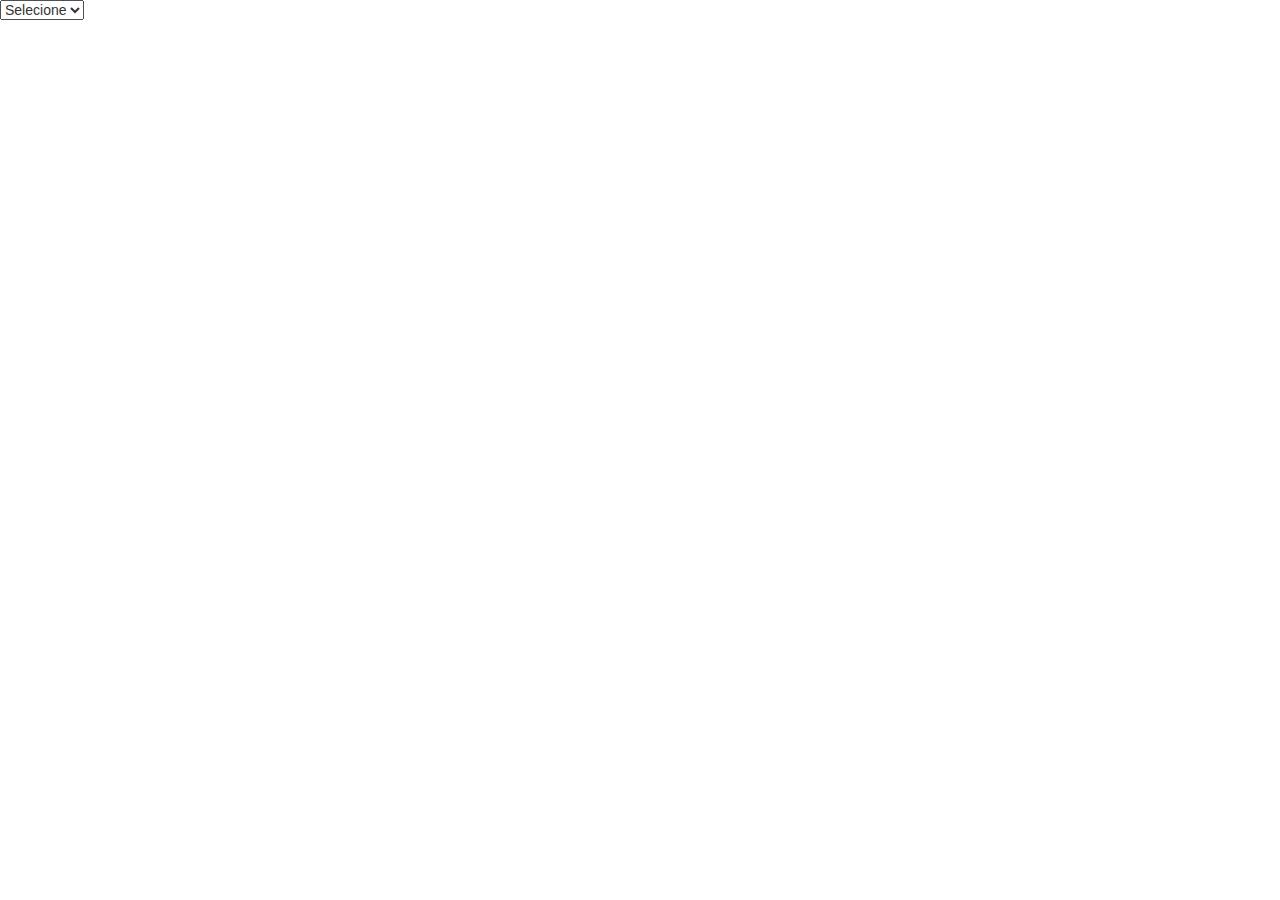
<file: exercicio1/index.html>
<!DOCTYPE html>
<html lang="pt-br">
<head>
    <meta charset="utf-8" />
    <title>exercicio 1</title>

    <link rel="stylesheet" type="text/css" href="lib/bootstrap/css/bootstrap.min.css">
    <link rel="stylesheet" type="text/css" href="css/estilo.css">
    
    <script type="text/javascript" src="lib/jquery-2.2.1.min.js"></script>
</head>
<body>
    <select id="content">
    <option>Selecione</option>	
   
	
    </select>
	 
    <script type="text/javascript" src="js/script.js"></script>
</body>
</html>
</file>
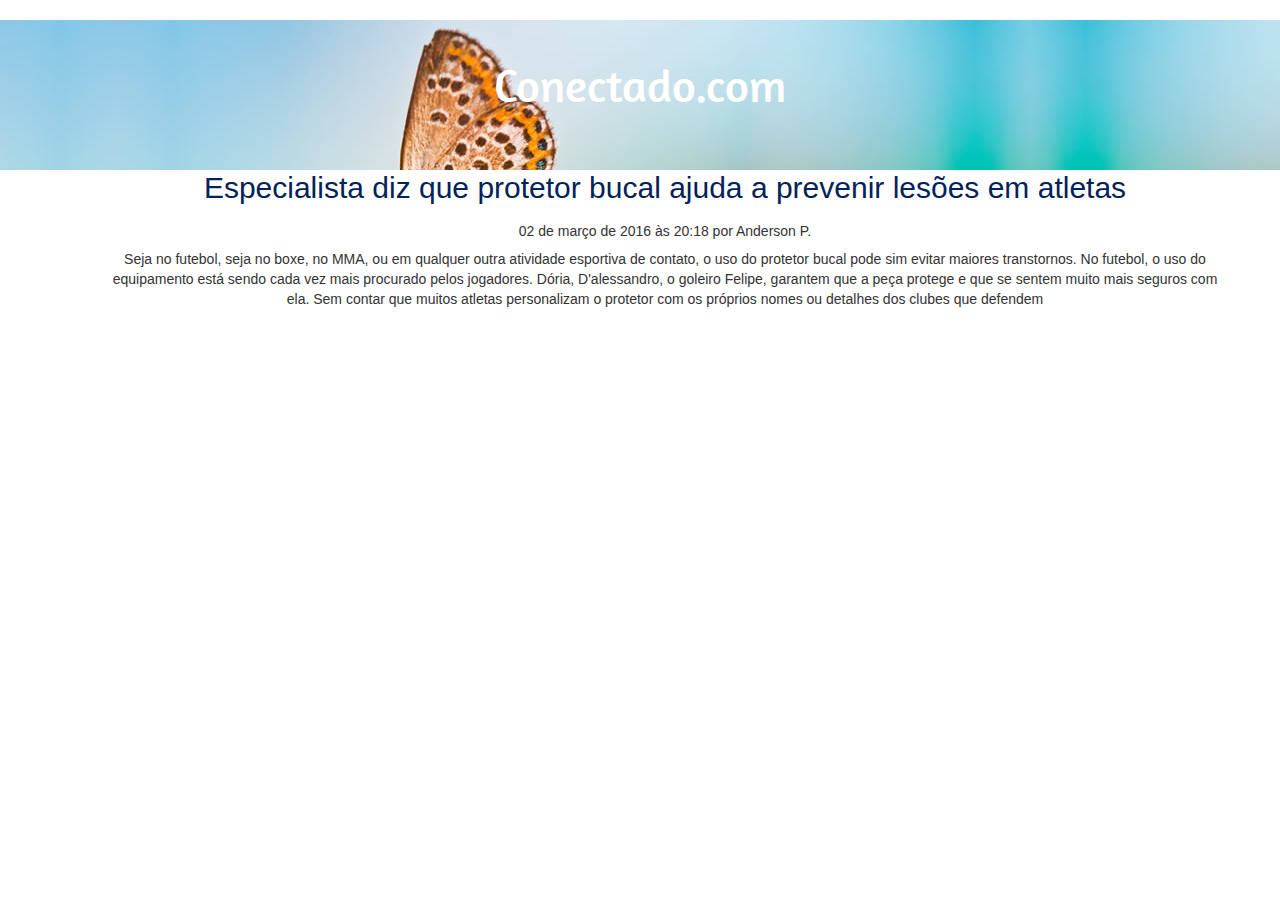
<file: exercicio4/index.html>
<!DOCTYPE html>
<html lang="pt-br">
<head>
    <meta charset="utf-8" />
    <title>exercicio 4</title>
	<link href='https://fonts.googleapis.com/css?family=Amaranth' rel='stylesheet' type='text/css'>

    <link rel="stylesheet" type="text/css" href="lib/bootstrap/css/bootstrap.min.css">
    <link rel="stylesheet" type="text/css" href="css/estilo.css">
    
    <script type="text/javascript" src="lib/jquery-2.2.1.min.js"></script>
</head>
<body>
    <header class="cabecalho">
	<h1>Conectado.com</h1>
	<section>
	<article class="noticia">
	<h1>Especialista diz que protetor bucal ajuda a prevenir lesões em atletas</h1>
	<h5>02 de março de 2016 às 20:18 por Anderson P.</h5>
	<p id="content"></p>
	</article>
	</section>
	</header>
	
    
    <script type="text/javascript" src="js/script.js"></script>
</body>
</html>
</file>
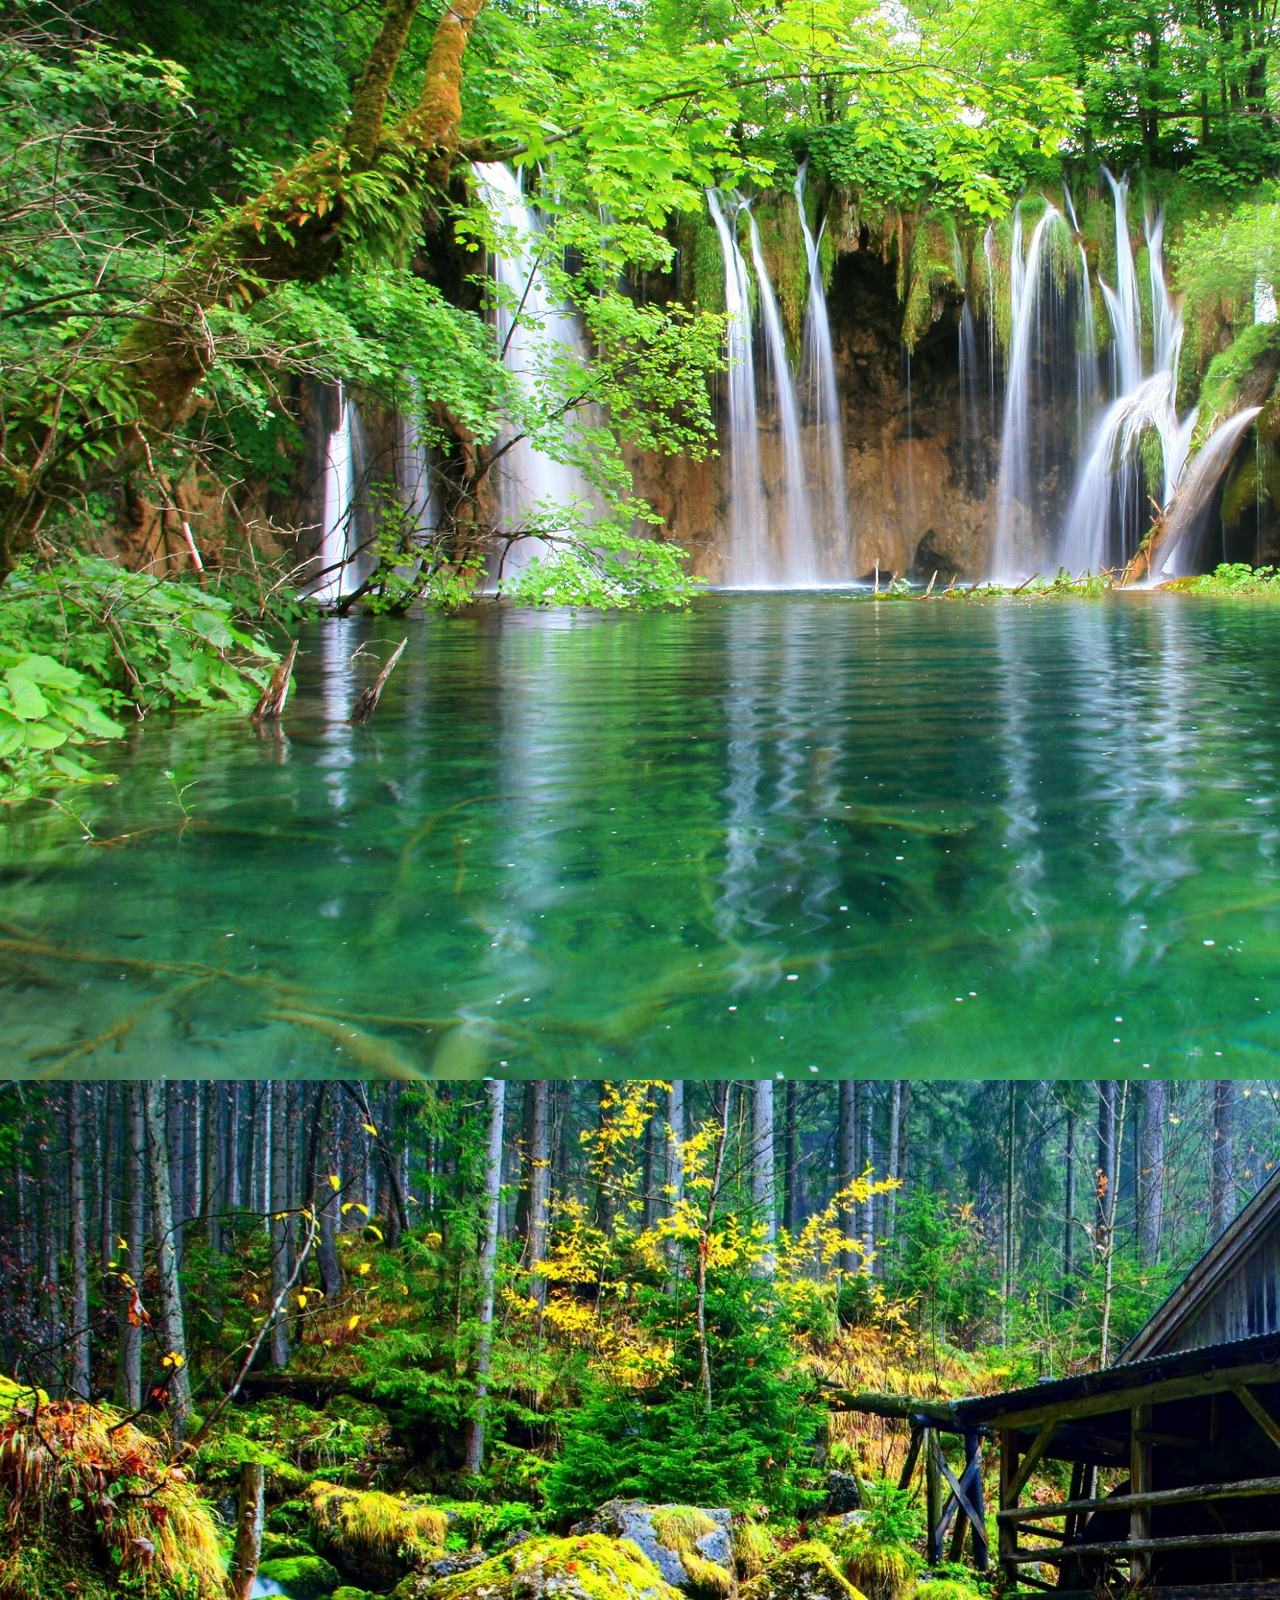
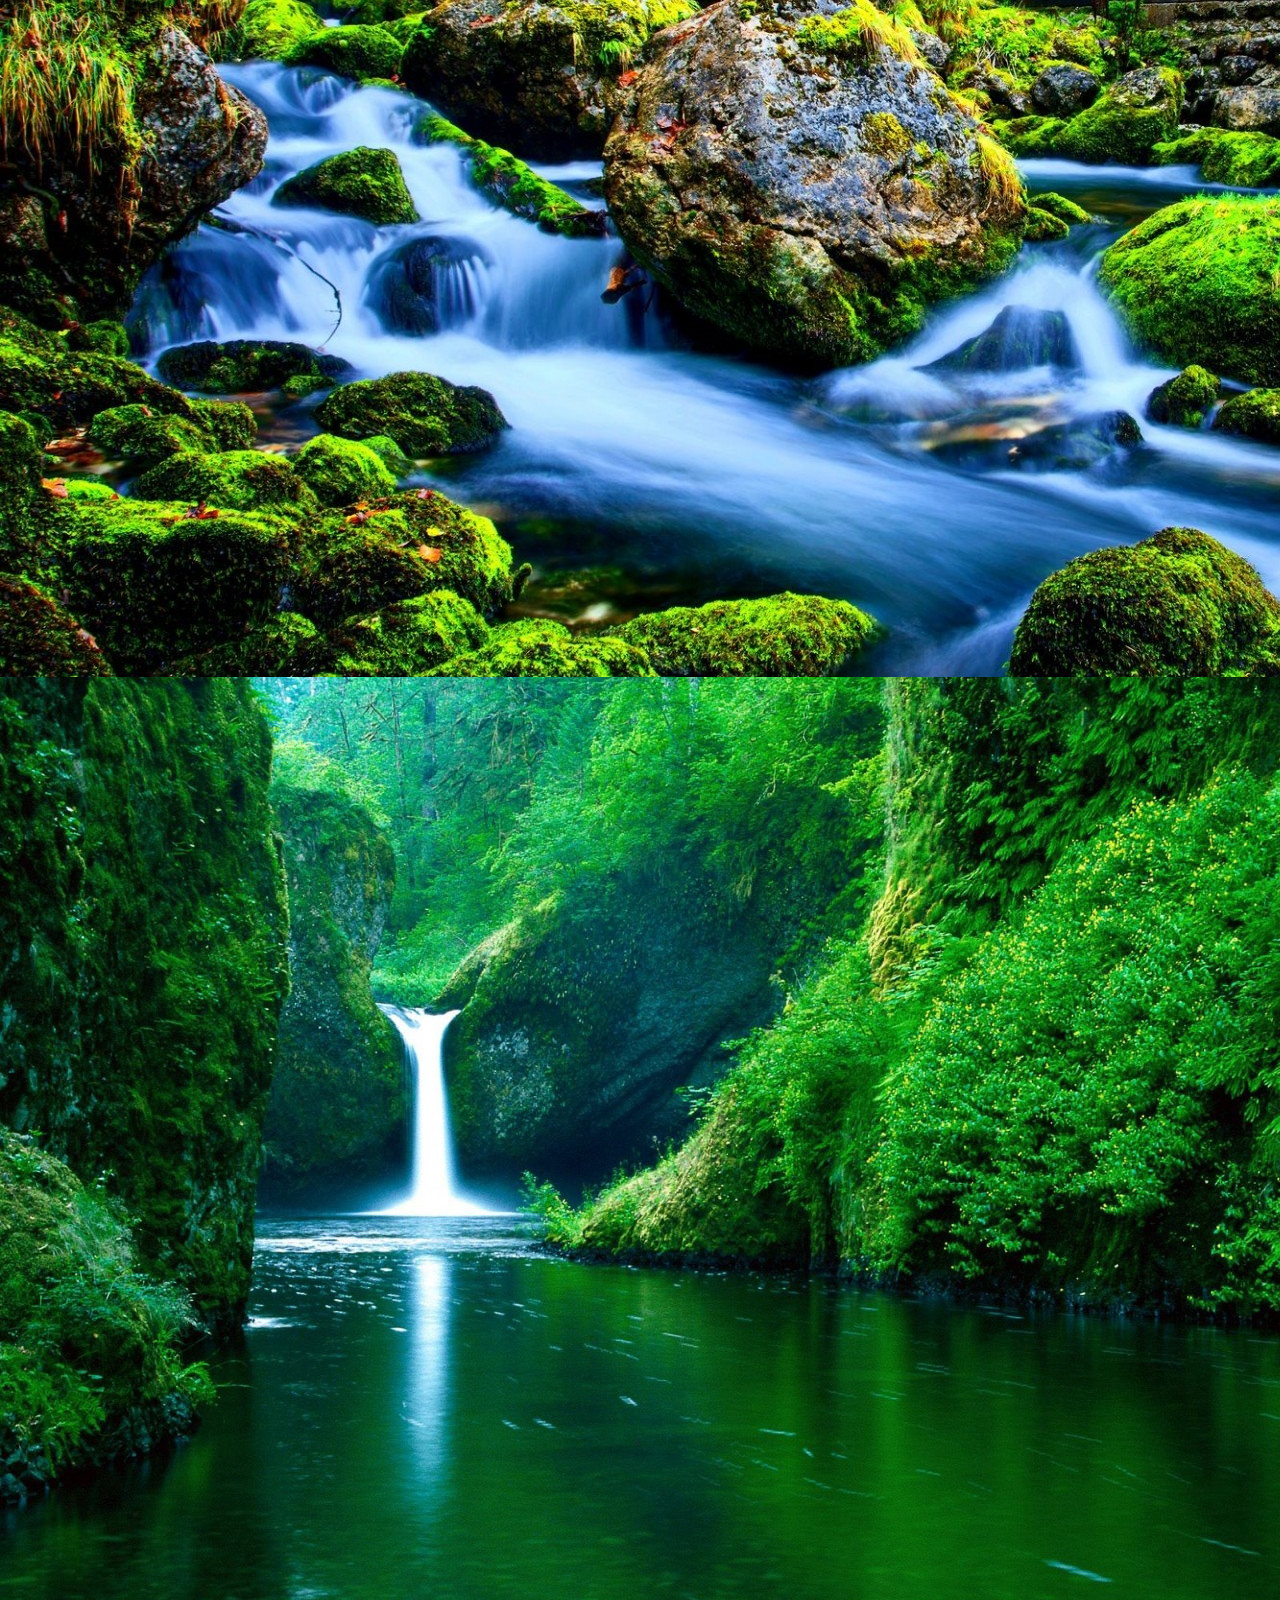
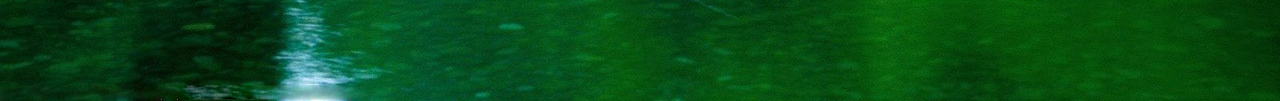
<file: exercicio2/exercicio2/index.html>
<!DOCTYPE html>
<html lang="pt-br">
<head>
    <meta charset="utf-8" />
    <title>exercicio 2</title>

    <link rel="stylesheet" type="text/css" href="lib/bootstrap/css/bootstrap.min.css">
    <link rel="stylesheet" type="text/css" href="css/estilo.css">
    
    <script type="text/javascript" src="lib/jquery-2.2.1.min.js"></script>
</head>
<body>
    <div id="content"></div>
	
    <script type="text/javascript" src="js/script.js"></script>
</body>
</html>
</file>
<file: exercicio1/css/estilo.css>
* {
	padding: 0;
	margin: 0;
}

.dados {
	
	transition: 0.5s all;
}
</file>
<file: exercicio4/css/estilo.css>
* {
	padding: 0;
	margin: 0;
}
.cabecalho{
	background-image:url("../img/header.jpg");
	height: 150px;
	text-align: center;
}
.cabecalho > h1{
	
	font-family: 'Amaranth', sans-serif;
	color:#fff;
	font-size: 46px;
	padding-top: 40px;
}
.noticia{
	/*background-color:rgba(0, 255, 0, 0.3);*/
	padding:10px 50px 20px 100px;
}
.noticia:nth-child(2n){
	background-color:#8ca1c1;
}
.noticia h1{
	color:#02225A;
	font-size:30px;
	padding:20px 0 10px;
}
.noticia h6{
	padding-bottom:10px;
}
.noticia section{
	text-align:justify;
}
.dados {
	text-align: center;
	
}
.rodape-pagina{
	background-color: #000224;
	text-align:center;
	padding-top:20px;
	height:200px;
	clear: both;
}
.rodape-pagina p, .rodape-pagina div{
	padding-bottom:10px;
}
.rodape-pagina a{
	color:#fff;
	text-decoration:none;
}
</file>
<file: exercicio2/exercicio2/css/estilo.css>
* {
	padding: 0;
	margin: 0;
}

.dados {
	
	transition: 0.5s all;
}
</file>
